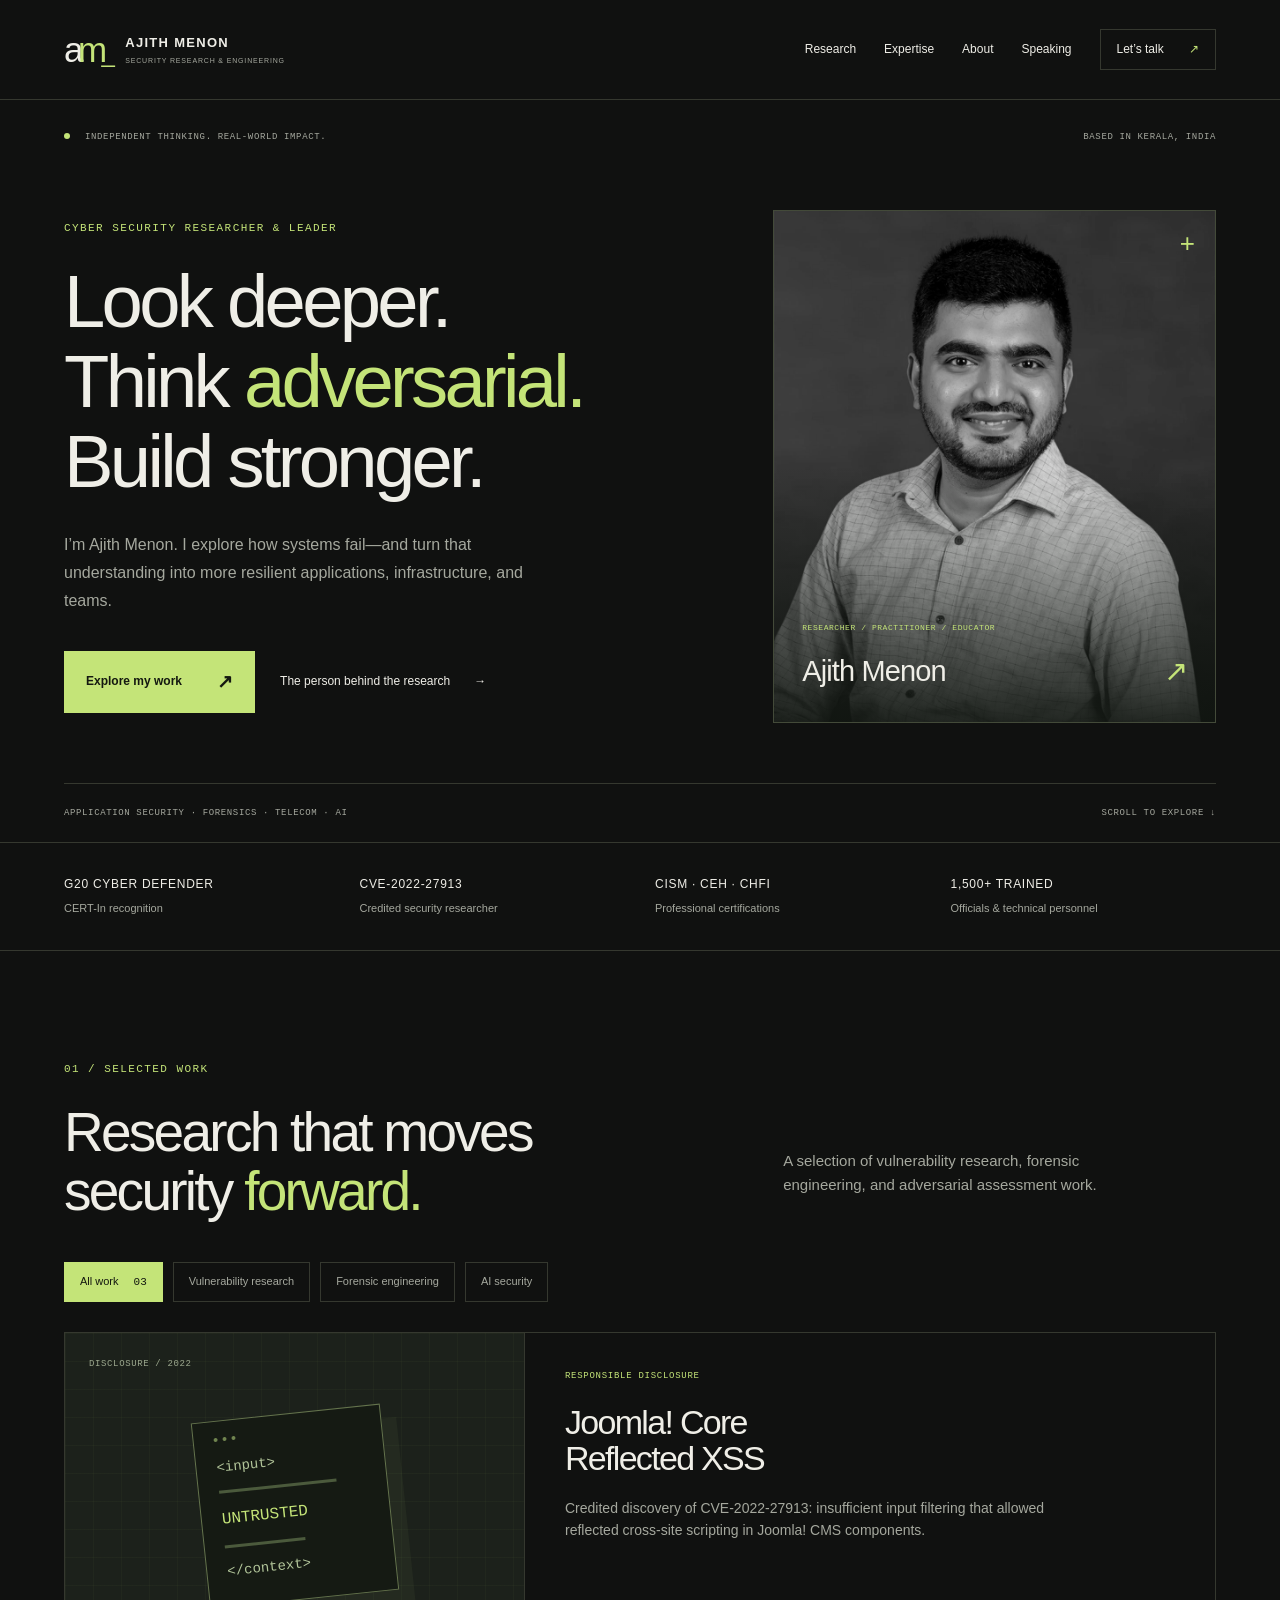
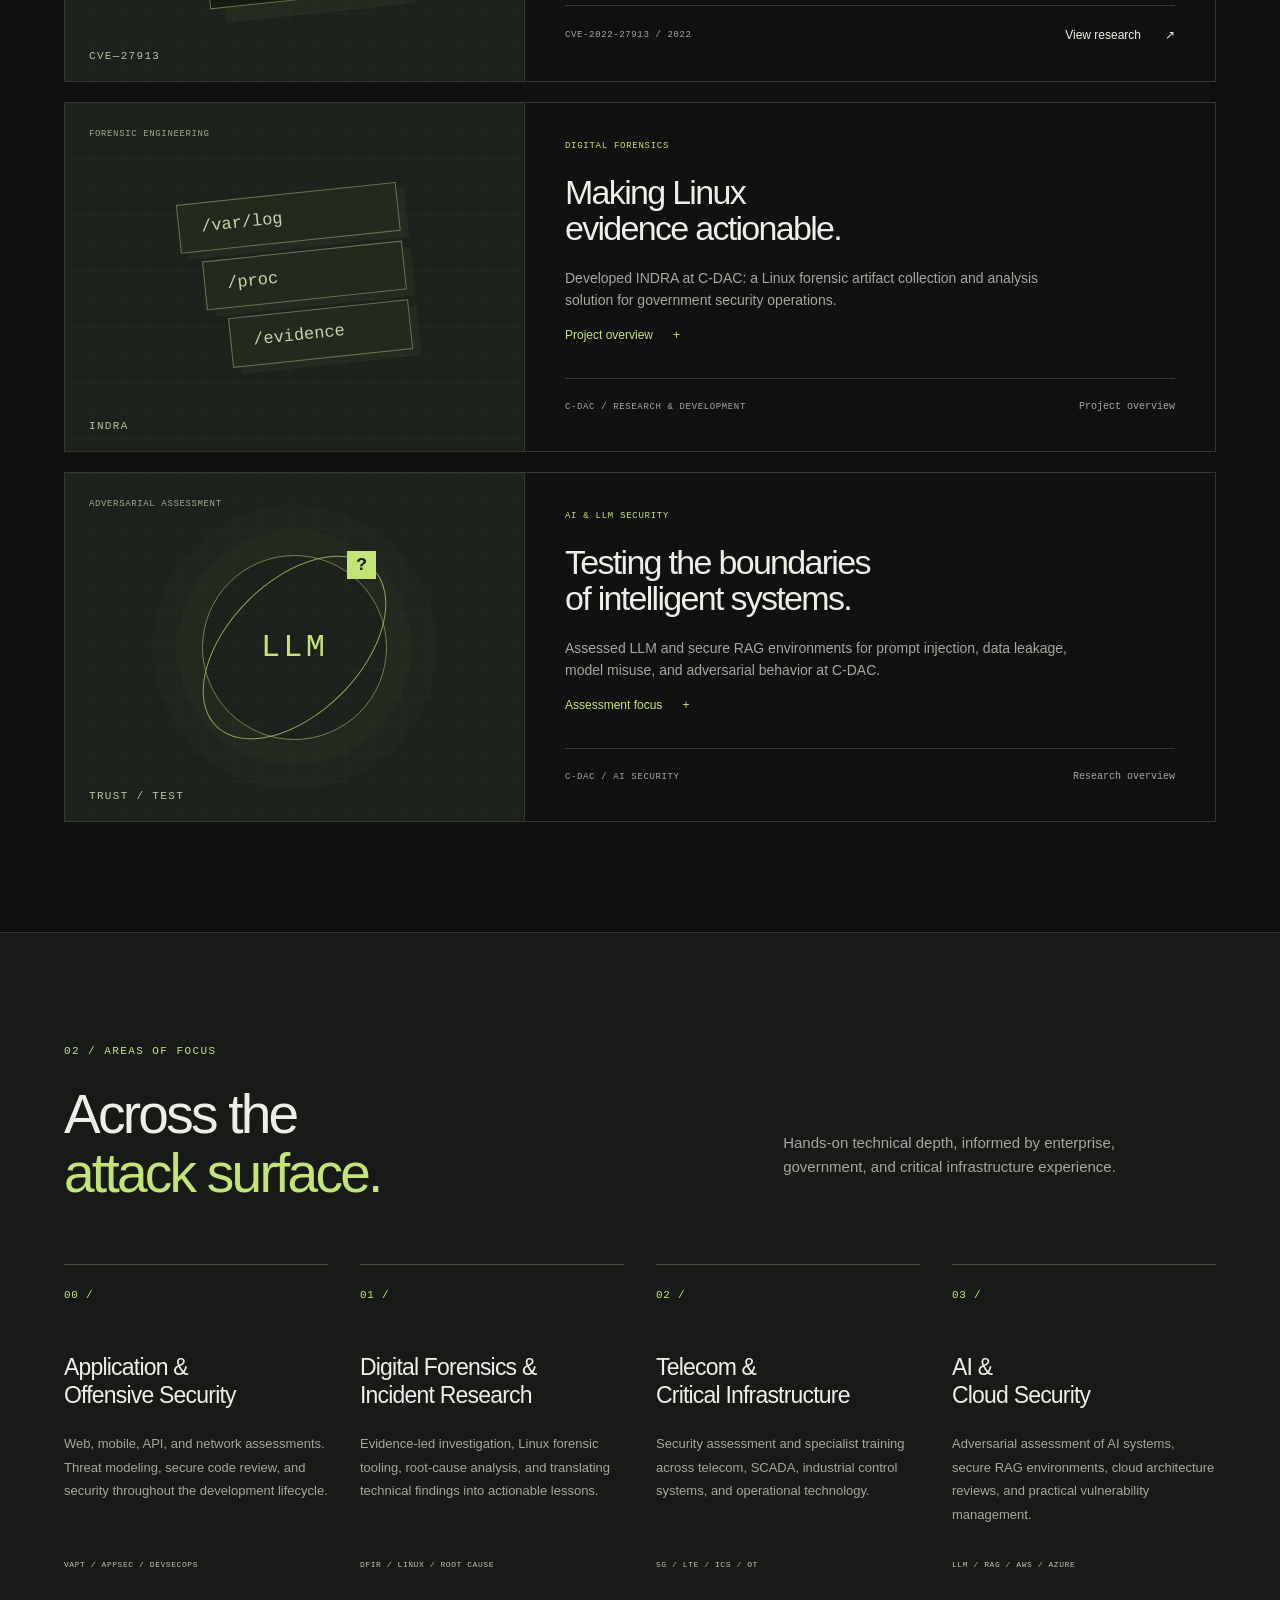
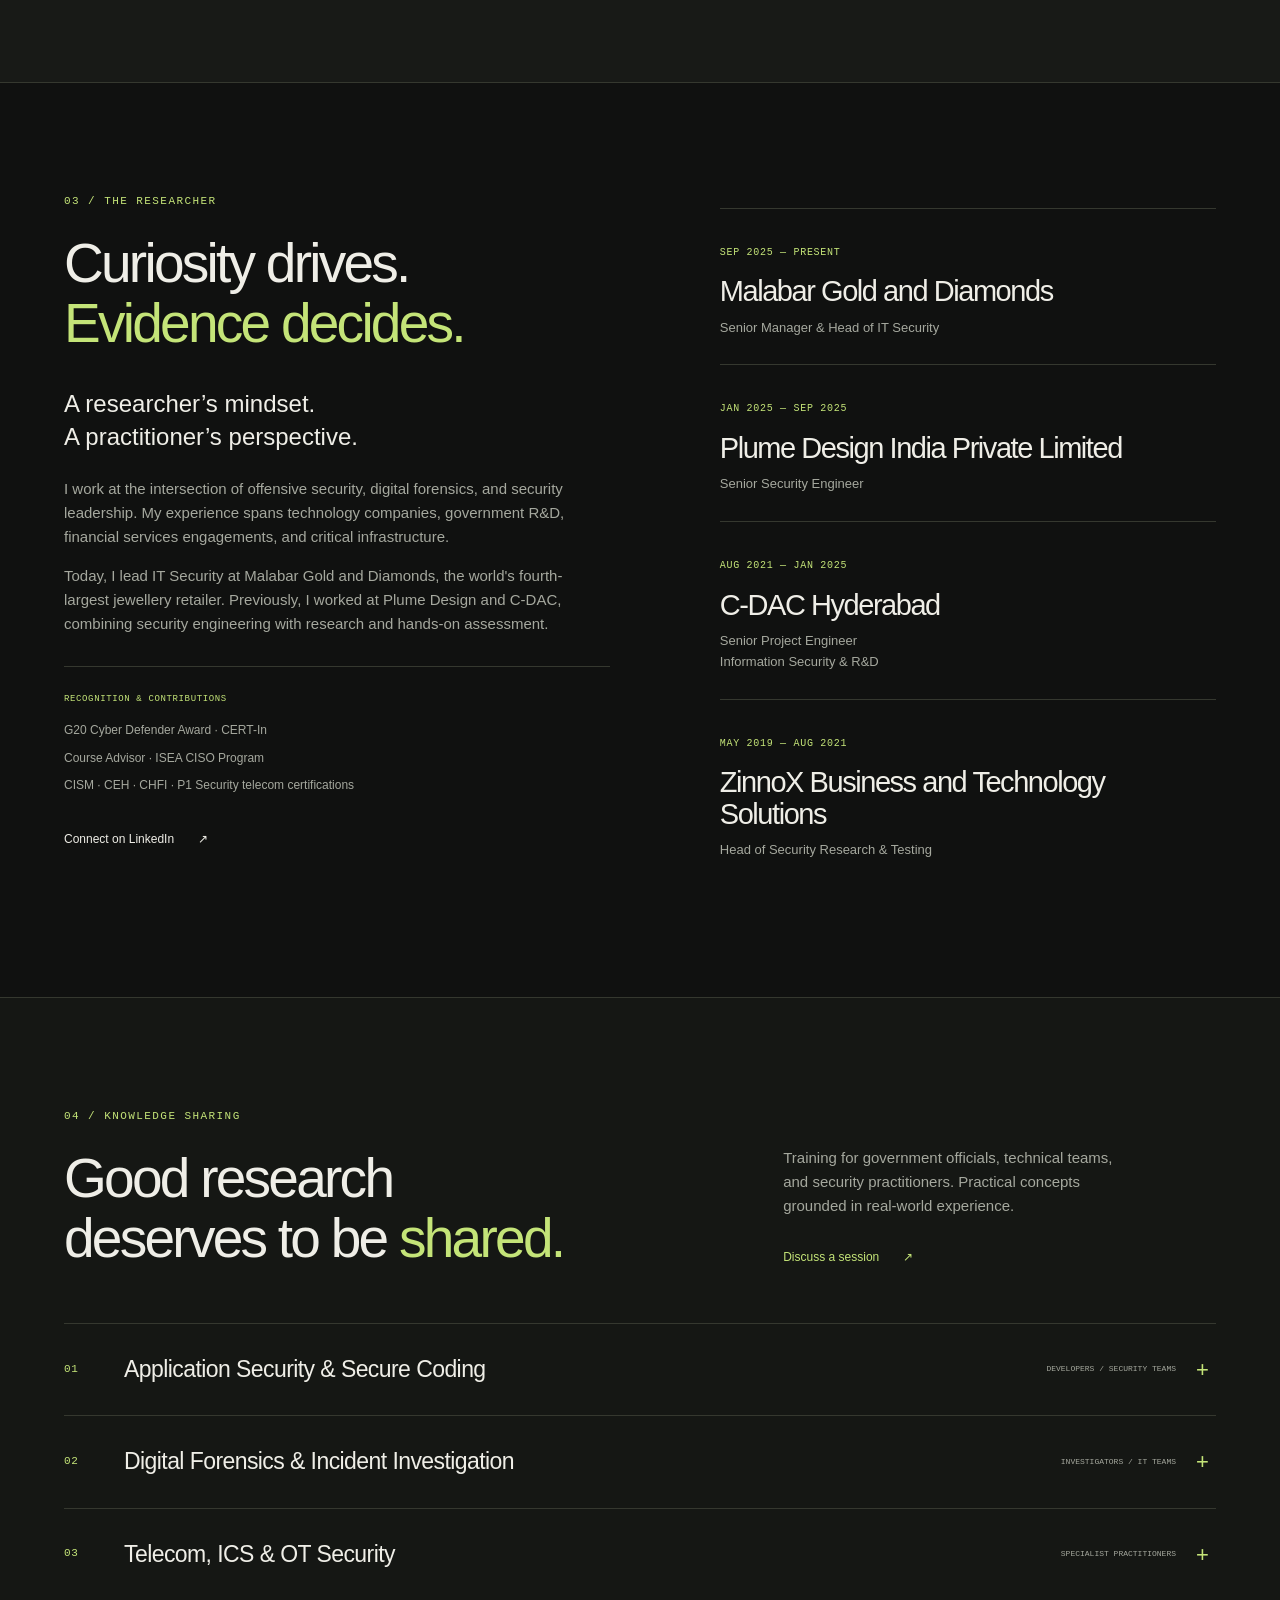
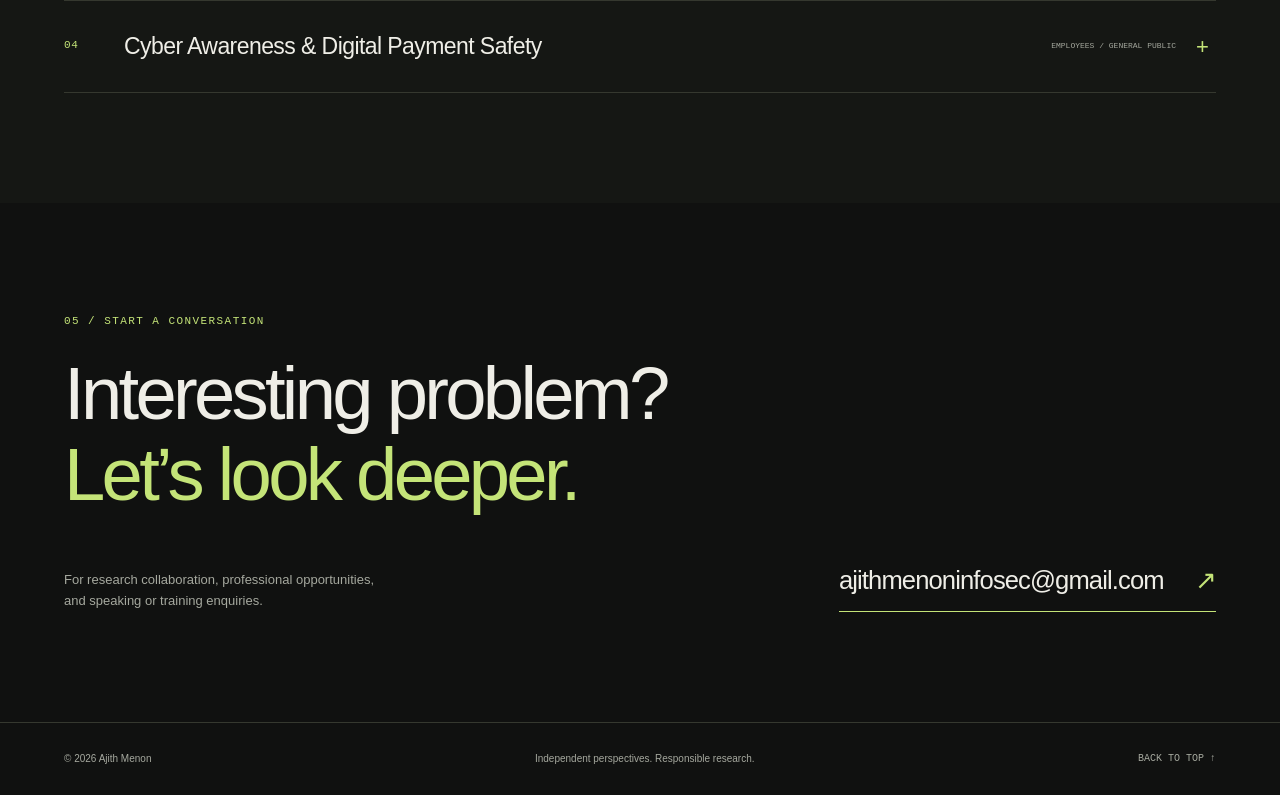
<file: index.html>
<!doctype html>
<html lang="en">
<head>
<meta charset="utf-8">
<meta http-equiv="Content-Security-Policy" content="default-src 'none'; script-src 'self'; style-src 'self'; img-src 'self'; connect-src 'none'; object-src 'none'; frame-src 'none'; base-uri 'none'; form-action 'none'">
<meta name="referrer" content="no-referrer">
<meta name="viewport" content="width=device-width, initial-scale=1">
<title>Ajith Menon — Cyber Security Researcher</title>
<meta name="description" content="Ajith Menon — cybersecurity researcher and security leader. Application security, digital forensics, telecom security, AI security, and specialist training.">
<meta name="theme-color" content="#101110"><meta property="og:type" content="website"><meta property="og:title" content="Ajith Menon — Cyber Security Researcher"><meta property="og:description" content="Research deeply. Challenge assumptions. Build stronger security."><meta property="og:image" content="assets/ajith-menon.webp">
<link rel="icon" href="assets/favicon.svg" type="image/svg+xml"><link rel="stylesheet" href="styles.css"><script src="script.js" defer></script>
</head>
<body>
<a class="skip" href="#main">Skip to content</a>
<header class="header"><a class="brand" href="./" aria-label="Ajith Menon home"><span class="brand-symbol">a<span>m</span><i>_</i></span><span>AJITH MENON<span class="brand-sub">SECURITY RESEARCH & ENGINEERING</span></span></a><button class="menu-toggle" aria-expanded="false" aria-controls="navigation">Menu <span>+</span></button><nav id="navigation" aria-label="Main navigation"><a href="#research">Research</a><a href="#expertise">Expertise</a><a href="#about">About</a><a href="#speaking">Speaking</a><a class="nav-contact" href="#contact">Let’s talk <span>↗</span></a></nav></header>
<main id="main">
<section class="hero section-shell" aria-labelledby="hero-title">
<div class="hero-top mono"><span><i class="status-dot"></i> INDEPENDENT THINKING. REAL-WORLD IMPACT.</span><span>BASED IN KERALA, INDIA</span></div>
<div class="hero-grid"><div class="hero-copy"><p class="eyebrow">CYBER SECURITY RESEARCHER & LEADER</p><h1 id="hero-title">Look deeper.<br>Think <em>adversarial.</em><br>Build stronger.</h1><p class="hero-description">I’m Ajith Menon. I explore how systems fail—and turn that understanding into more resilient applications, infrastructure, and teams.</p><div class="hero-actions"><a class="button" href="#research">Explore my work <span>↗</span></a><a class="text-link" href="#about">The person behind the research <span>→</span></a></div></div>
<figure class="portrait"><img src="assets/ajith-menon.webp" alt="Portrait of Ajith Menon" width="1000" height="1400" fetchpriority="high"><span class="portrait-cross" aria-hidden="true">+</span><figcaption><span class="mono">RESEARCHER / PRACTITIONER / EDUCATOR</span><strong>Ajith Menon<span>↗</span></strong></figcaption></figure></div>
<div class="hero-bottom mono"><span>APPLICATION SECURITY · FORENSICS · TELECOM · AI</span><a href="#research">SCROLL TO EXPLORE ↓</a></div></section>
<div class="credentials" aria-label="Professional highlights"><span>G20 CYBER DEFENDER <small>CERT-In recognition</small></span><span>CVE-2022-27913 <small>Credited security researcher</small></span><span>CISM · CEH · CHFI <small>Professional certifications</small></span><span>1,500+ TRAINED <small>Officials & technical personnel</small></span></div>
<section id="research" class="section-shell section-space"><div class="section-heading"><div><p class="eyebrow">01 / SELECTED WORK</p><h2>Research that moves<br>security <em>forward.</em></h2></div><p>A selection of vulnerability research, forensic engineering, and adversarial assessment work.</p></div>
<div class="filters" role="group" aria-label="Filter selected work"><button class="filter active" data-filter="all" aria-pressed="true">All work <span>03</span></button><button class="filter" data-filter="vulnerability" aria-pressed="false">Vulnerability research</button><button class="filter" data-filter="forensics" aria-pressed="false">Forensic engineering</button><button class="filter" data-filter="ai" aria-pressed="false">AI security</button></div>
<p class="sr-only" id="filter-status" role="status" aria-live="polite"></p>
<div class="work-list">
<article class="work-card" data-category="vulnerability"><div class="work-visual cve-art" aria-hidden="true"><span class="mono diagram-label">DISCLOSURE / 2022</span><div class="code-window"><div><i></i><i></i><i></i></div><p>&lt;input&gt;</p><span class="code-line"></span><strong>UNTRUSTED</strong><span class="code-line short"></span><p>&lt;/context&gt;</p></div><span class="visual-id">CVE—27913</span></div><div class="work-content"><span class="tag">RESPONSIBLE DISCLOSURE</span><h3>Joomla! Core<br>Reflected XSS</h3><p>Credited discovery of CVE-2022-27913: insufficient input filtering that allowed reflected cross-site scripting in Joomla! CMS components.</p><div class="work-footer"><span class="mono">CVE-2022-27913 / 2022</span><a class="text-link" href="research/joomla-cve-2022-27913.html">View research <span>↗</span></a></div></div></article>
<article class="work-card" data-category="forensics"><div class="work-visual forensic-art" aria-hidden="true"><span class="mono diagram-label">FORENSIC ENGINEERING</span><div class="artifact-stack"><span>/var/log</span><span>/proc</span><span>/evidence</span></div><span class="visual-id">INDRA</span></div><div class="work-content"><span class="tag">DIGITAL FORENSICS</span><h3>Making Linux<br>evidence actionable.</h3><p>Developed INDRA at C-DAC: a Linux forensic artifact collection and analysis solution for government security operations.</p><details><summary>Project overview <span>+</span></summary><p>Focused on collecting and analyzing Linux system artifacts to support forensic investigations. This portfolio describes the work at a high level; implementation and operational details are not published here.</p></details><div class="work-footer"><span class="mono">C-DAC / RESEARCH & DEVELOPMENT</span><span class="small muted">Project overview</span></div></div></article>
<article class="work-card" data-category="ai"><div class="work-visual ai-art" aria-hidden="true"><span class="mono diagram-label">ADVERSARIAL ASSESSMENT</span><div class="ai-orbit"><span>LLM</span><i></i><b>?</b></div><span class="visual-id">TRUST / TEST</span></div><div class="work-content"><span class="tag">AI & LLM SECURITY</span><h3>Testing the boundaries<br>of intelligent systems.</h3><p>Assessed LLM and secure RAG environments for prompt injection, data leakage, model misuse, and adversarial behavior at C-DAC.</p><details><summary>Assessment focus <span>+</span></summary><p>Research included evaluating how untrusted input can influence model behavior and examining the boundaries between retrieved content, application instructions, and sensitive information.</p></details><div class="work-footer"><span class="mono">C-DAC / AI SECURITY</span><span class="small muted">Research overview</span></div></div></article>
</div></section>
<section id="expertise" class="expertise section-space"><div class="section-shell"><div class="section-heading"><div><p class="eyebrow">02 / AREAS OF FOCUS</p><h2>Across the<br><em>attack surface.</em></h2></div><p>Hands-on technical depth, informed by enterprise, government, and critical infrastructure experience.</p></div><div class="expertise-grid"><article><span class="index mono">00 /</span><h3>Application &<br>Offensive Security</h3><p>Web, mobile, API, and network assessments. Threat modeling, secure code review, and security throughout the development lifecycle.</p><span class="mono expertise-tags">VAPT / APPSEC / DEVSECOPS</span></article><article><span class="index mono">01 /</span><h3>Digital Forensics &<br>Incident Research</h3><p>Evidence-led investigation, Linux forensic tooling, root-cause analysis, and translating technical findings into actionable lessons.</p><span class="mono expertise-tags">DFIR / LINUX / ROOT CAUSE</span></article><article><span class="index mono">02 /</span><h3>Telecom &<br>Critical Infrastructure</h3><p>Security assessment and specialist training across telecom, SCADA, industrial control systems, and operational technology.</p><span class="mono expertise-tags">5G / LTE / ICS / OT</span></article><article><span class="index mono">03 /</span><h3>AI &<br>Cloud Security</h3><p>Adversarial assessment of AI systems, secure RAG environments, cloud architecture reviews, and practical vulnerability management.</p><span class="mono expertise-tags">LLM / RAG / AWS / AZURE</span></article></div></div></section>
<section id="about" class="section-shell section-space about"><div><p class="eyebrow">03 / THE RESEARCHER</p><h2>Curiosity drives.<br><em>Evidence decides.</em></h2><p class="about-lead">A researcher’s mindset.<br>A practitioner’s perspective.</p><p>I work at the intersection of offensive security, digital forensics, and security leadership. My experience spans technology companies, government R&D, financial services engagements, and critical infrastructure.</p><p>Today, I lead IT Security at Malabar Gold and Diamonds, the world's fourth-largest jewellery retailer. Previously, I worked at Plume Design and C-DAC, combining security engineering with research and hands-on assessment.</p><div class="recognition"><span class="mono">RECOGNITION & CONTRIBUTIONS</span><p>G20 Cyber Defender Award · CERT-In</p><p>Course Advisor · ISEA CISO Program</p><p>CISM · CEH · CHFI · P1 Security telecom certifications</p></div><a class="text-link" href="https://www.linkedin.com/in/ajithmenonaji/" target="_blank" rel="noopener noreferrer">Connect on LinkedIn <span>↗</span></a></div><div class="timeline"><div><span class="mono">SEP 2025 — PRESENT</span><h3>Malabar Gold and Diamonds</h3><p>Senior Manager & Head of IT Security</p></div><div><span class="mono">JAN 2025 — SEP 2025</span><h3>Plume Design India Private Limited</h3><p>Senior Security Engineer</p></div><div><span class="mono">AUG 2021 — JAN 2025</span><h3>C-DAC Hyderabad</h3><p>Senior Project Engineer<br>Information Security & R&D</p></div><div><span class="mono">MAY 2019 — AUG 2021</span><h3>ZinnoX Business and Technology Solutions</h3><p>Head of Security Research & Testing</p></div></div></section>
<section id="speaking" class="speaking section-space"><div class="section-shell"><div class="section-heading"><div><p class="eyebrow">04 / KNOWLEDGE SHARING</p><h2>Good research<br>deserves to be <em>shared.</em></h2></div><div><p>Training for government officials, technical teams, and security practitioners. Practical concepts grounded in real-world experience.</p><a class="text-link" href="mailto:ajithmenoninfosec@gmail.com?subject=Speaking%20or%20training%20enquiry">Discuss a session <span>↗</span></a></div></div><div class="talk-list"><details><summary><span class="mono">01</span><h3>Application Security & Secure Coding</h3><span class="talk-label">DEVELOPERS / SECURITY TEAMS</span><span class="plus">+</span></summary><p>Web and mobile application assessment, vulnerability patterns, secure development practices, and practical remediation discussions.</p></details><details><summary><span class="mono">02</span><h3>Digital Forensics & Incident Investigation</h3><span class="talk-label">INVESTIGATORS / IT TEAMS</span><span class="plus">+</span></summary><p>Evidence collection, server-side artifacts, investigation workflows, and connecting technical observations to a defensible root-cause analysis.</p></details><details><summary><span class="mono">03</span><h3>Telecom, ICS & OT Security</h3><span class="talk-label">SPECIALIST PRACTITIONERS</span><span class="plus">+</span></summary><p>Telecom security and industrial environments, with attention to system context, operational constraints, and investigative techniques.</p></details><details><summary><span class="mono">04</span><h3>Cyber Awareness & Digital Payment Safety</h3><span class="talk-label">EMPLOYEES / GENERAL PUBLIC</span><span class="plus">+</span></summary><p>Recognizing social engineering, understanding digital payment fraud, and building safer everyday habits through accessible, interactive sessions.</p></details></div></div></section>
<section id="contact" class="section-shell contact section-space"><p class="eyebrow">05 / START A CONVERSATION</p><h2>Interesting problem?<br><em>Let’s look deeper.</em></h2><div class="contact-bottom"><p>For research collaboration, professional opportunities,<br>and speaking or training enquiries.</p><a class="email-link" href="mailto:ajithmenoninfosec@gmail.com">ajithmenoninfosec@gmail.com <span>↗</span></a></div></section>
</main><footer class="footer section-shell"><span>© <span id="year">2026</span> Ajith Menon</span><span>Independent perspectives. Responsible research.</span><a href="#main">BACK TO TOP ↑</a></footer>
</body></html>
</file>
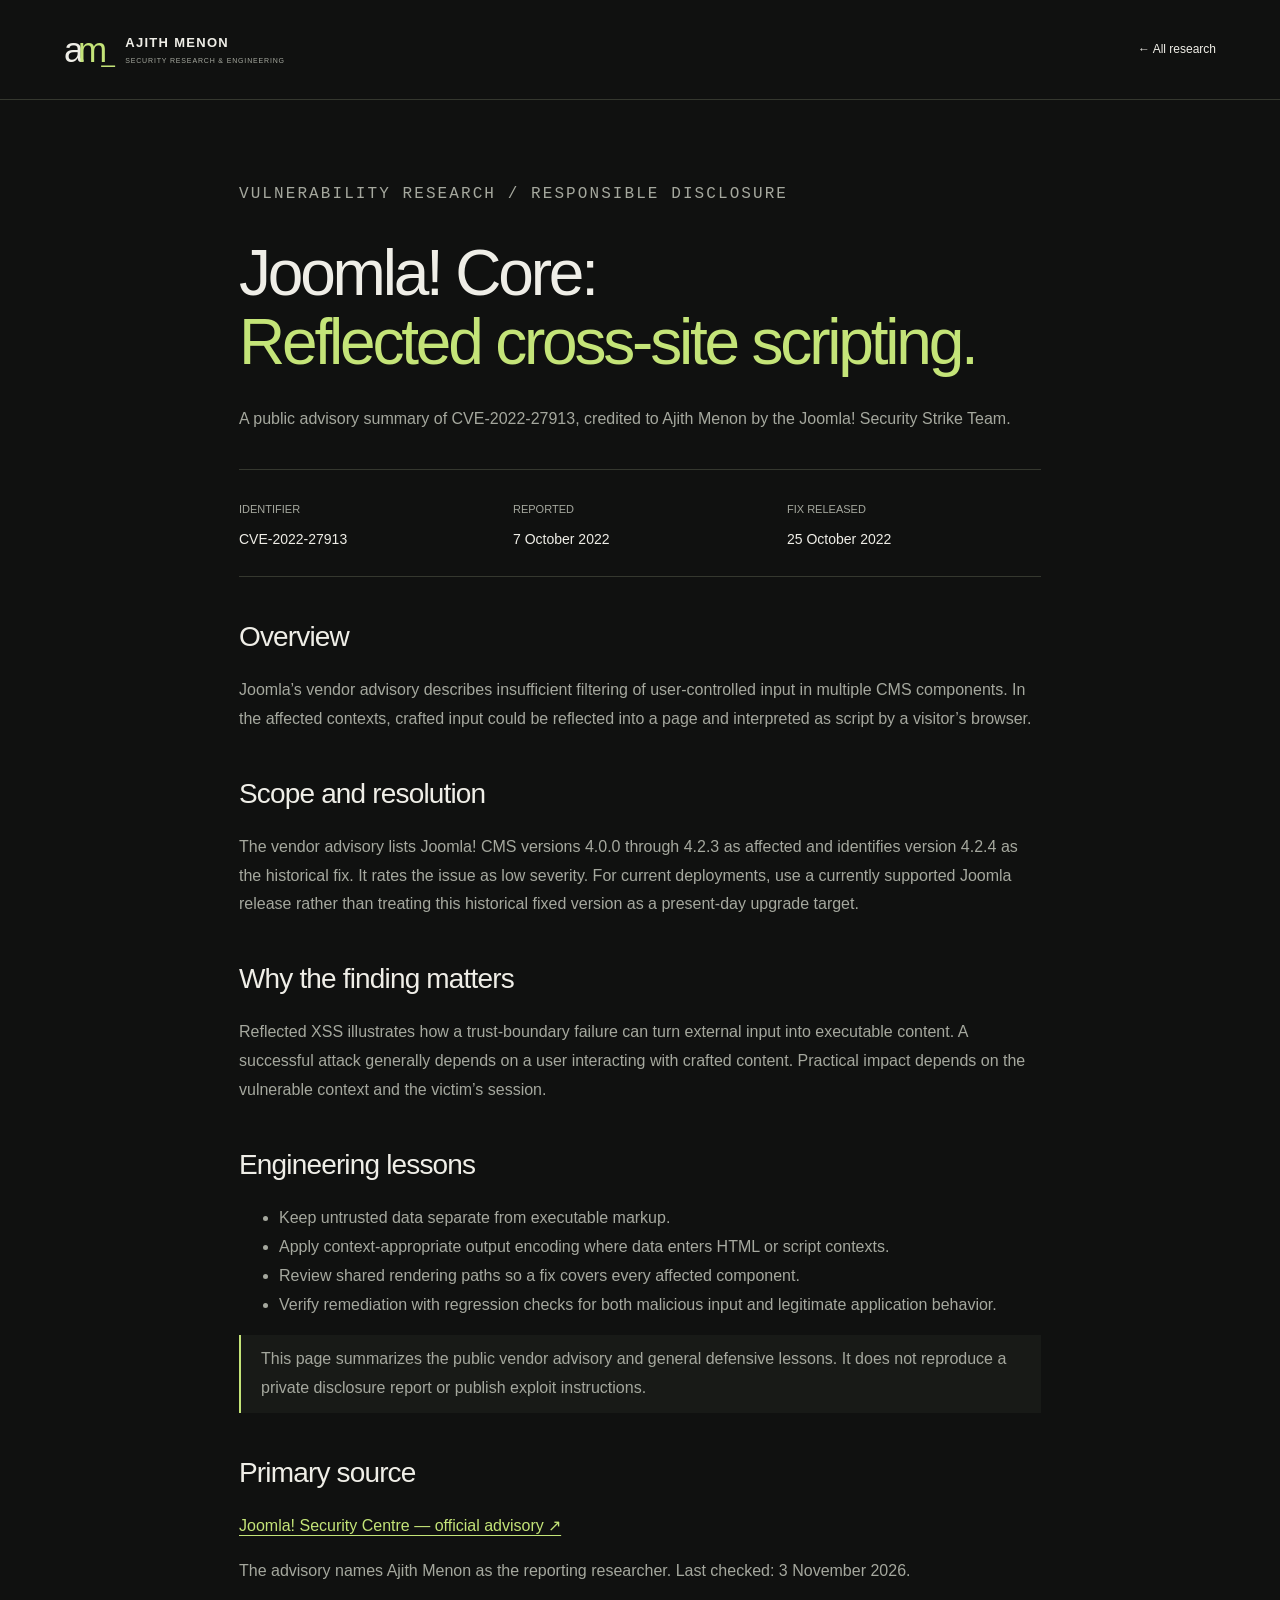
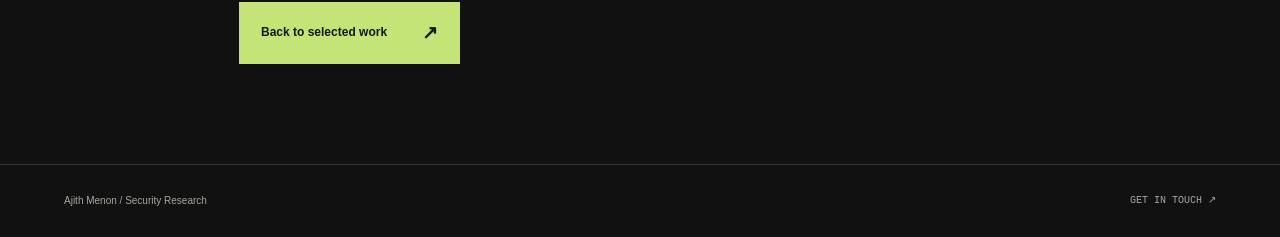
<file: research/joomla-cve-2022-27913.html>
<!doctype html><html lang="en"><head><meta charset="utf-8">
<meta http-equiv="Content-Security-Policy" content="default-src 'none'; script-src 'self'; style-src 'self'; img-src 'self'; connect-src 'none'; object-src 'none'; frame-src 'none'; base-uri 'none'; form-action 'none'">
<meta name="referrer" content="no-referrer">
<meta name="viewport" content="width=device-width,initial-scale=1"><title>CVE-2022-27913 — Ajith Menon</title><meta name="description" content="A public advisory summary of Ajith Menon’s credited Joomla! Core reflected XSS finding, CVE-2022-27913."><meta name="theme-color" content="#101110"><link rel="icon" href="../assets/favicon.svg"><link rel="stylesheet" href="../styles.css"></head><body><a class="skip" href="#main">Skip to content</a><header class="header"><a class="brand" href="../index.html"><span class="brand-symbol">a<span>m</span><i>_</i></span><span>AJITH MENON<span class="brand-sub">SECURITY RESEARCH & ENGINEERING</span></span></a><a class="text-link" href="../index.html#research">← All research</a></header><main id="main" class="section-shell article-page"><p class="eyebrow">VULNERABILITY RESEARCH / RESPONSIBLE DISCLOSURE</p><h1>Joomla! Core:<br><em>Reflected cross-site scripting.</em></h1><p>A public advisory summary of CVE-2022-27913, credited to Ajith Menon by the Joomla! Security Strike Team.</p><div class="facts"><div><span>IDENTIFIER</span><strong>CVE-2022-27913</strong></div><div><span>REPORTED</span><strong>7 October 2022</strong></div><div><span>FIX RELEASED</span><strong>25 October 2022</strong></div></div><h2>Overview</h2><p>Joomla’s vendor advisory describes insufficient filtering of user-controlled input in multiple CMS components. In the affected contexts, crafted input could be reflected into a page and interpreted as script by a visitor’s browser.</p><h2>Scope and resolution</h2><p>The vendor advisory lists Joomla! CMS versions 4.0.0 through 4.2.3 as affected and identifies version 4.2.4 as the historical fix. It rates the issue as low severity. For current deployments, use a currently supported Joomla release rather than treating this historical fixed version as a present-day upgrade target.</p><h2>Why the finding matters</h2><p>Reflected XSS illustrates how a trust-boundary failure can turn external input into executable content. A successful attack generally depends on a user interacting with crafted content. Practical impact depends on the vulnerable context and the victim’s session.</p><h2>Engineering lessons</h2><ul><li>Keep untrusted data separate from executable markup.</li><li>Apply context-appropriate output encoding where data enters HTML or script contexts.</li><li>Review shared rendering paths so a fix covers every affected component.</li><li>Verify remediation with regression checks for both malicious input and legitimate application behavior.</li></ul><p class="notice">This page summarizes the public vendor advisory and general defensive lessons. It does not reproduce a private disclosure report or publish exploit instructions.</p><h2>Primary source</h2><p><a href="https://developer.joomla.org/security-centre/886-20221002-core-reflected-xss-in-various-components.html" target="_blank" rel="noopener noreferrer">Joomla! Security Centre — official advisory ↗</a></p><p>The advisory names Ajith Menon as the reporting researcher. Last checked: 3 November 2026.</p><a class="button" href="../index.html#research">Back to selected work <span>↗</span></a></main><footer class="footer section-shell"><span>Ajith Menon / Security Research</span><a href="mailto:ajithmenoninfosec@gmail.com">GET IN TOUCH ↗</a></footer></body></html>
</file>
<file: styles.css>
:root{--bg:#101110;--surface:#181a17;--text:#efeee7;--muted:#a5a89e;--line:#35382f;--accent:#c4e478;--mono:'Courier New',monospace}*{box-sizing:border-box}html{scroll-behavior:smooth;scroll-padding-top:105px}body{margin:0;background:var(--bg);color:var(--text);font-family:Arial,Helvetica,sans-serif;line-height:1.6}a{color:inherit;text-decoration:none}button{font:inherit;cursor:pointer}button,a,summary{-webkit-tap-highlight-color:transparent}a:focus-visible,button:focus-visible,summary:focus-visible{outline:2px solid var(--accent);outline-offset:6px}::selection{background:var(--accent);color:var(--bg)}.section-shell{max-width:1400px;margin:auto;padding-left:64px;padding-right:64px}.section-space{padding-top:110px;padding-bottom:110px}.mono,.eyebrow,.tag,.small{font-family:var(--mono)}.mono{font-size:11px;letter-spacing:.07em}.eyebrow{color:var(--accent);font-size:11px;letter-spacing:.13em;margin:0 0 24px}.muted{color:var(--muted)}.small{font-size:10px}em{font-style:normal;color:var(--accent)}h1,h2,h3,p,figure{margin-top:0}h1,h2,h3{line-height:1.08;font-weight:500;letter-spacing:-.05em}h1{font-size:clamp(50px,5.8vw,86px);margin-bottom:28px}h2{font-size:clamp(38px,4.3vw,60px);margin-bottom:24px}h3{font-size:30px}p{color:var(--muted);font-size:15px}.header{height:100px;max-width:1400px;margin:auto;padding:0 64px;display:flex;align-items:center;justify-content:space-between;gap:30px;border-bottom:1px solid var(--line)}.brand{display:flex;align-items:center;gap:16px;font-size:13px;font-weight:bold;letter-spacing:.1em;line-height:1.4}.brand-symbol{font-size:35px;letter-spacing:-.16em;font-weight:500}.brand-symbol span{color:var(--accent)}.brand-symbol i{font-style:normal;font-size:24px;color:var(--accent)}.brand-sub{display:block;font-size:7px;letter-spacing:.12em;font-weight:400;color:var(--muted);margin-top:4px}.header nav{display:flex;gap:28px;align-items:center;font-size:12px}.header nav a:hover,.text-link:hover,.footer a:hover{color:var(--accent)}.nav-contact{border:1px solid var(--line);padding:10px 16px}.nav-contact span{margin-left:22px;color:var(--accent)}.menu-toggle{display:none}.hero{padding-top:30px}.hero-top,.hero-bottom{display:flex;justify-content:space-between;color:var(--muted);gap:20px}.hero-top{font-size:9px}.status-dot{display:inline-block;width:6px;height:6px;background:var(--accent);border-radius:50%;margin-right:9px}.hero-grid{display:grid;grid-template-columns:1.5fr 1fr;gap:45px;align-items:center;padding:66px 0 60px}.hero-copy{padding:10px 0}.hero-description{max-width:485px;font-size:16px;line-height:1.75}.hero-actions{display:flex;flex-wrap:wrap;align-items:center;gap:25px;margin-top:36px}.button{background:var(--accent);color:#141810;display:inline-flex;align-items:center;gap:35px;padding:16px 22px;font-size:12px;font-weight:bold;transition:background .2s}.button:hover{background:#deff91}.button span{font-size:19px}.text-link{display:inline-flex;gap:24px;align-items:center;font-size:12px}.portrait{position:relative;margin:0;align-self:stretch;min-height:460px;overflow:hidden;background:#29332c;border:1px solid #434a39}.portrait img{display:block;width:100%;height:100%;position:absolute;object-fit:cover;object-position:center 32%;filter:grayscale(100%) contrast(1.03)}.portrait:after{content:'';position:absolute;inset:0;background:linear-gradient(180deg,transparent 50%,#101510e8 100%);pointer-events:none}.portrait-cross{position:absolute;top:12px;right:20px;font-size:26px;color:var(--accent);z-index:1}.portrait figcaption{position:absolute;bottom:28px;left:28px;right:28px;z-index:1}.portrait figcaption .mono{font-size:8px;color:var(--accent)}.portrait strong{display:flex;justify-content:space-between;font-size:29px;letter-spacing:-.03em;font-weight:500;margin-top:10px}.portrait strong span{color:var(--accent)}.hero-bottom{padding:22px 0;border-top:1px solid var(--line);font-size:9px}.credentials{border-top:1px solid var(--line);border-bottom:1px solid var(--line);max-width:1400px;margin:0 auto;display:grid;grid-template-columns:repeat(4,1fr);padding:32px 64px;gap:30px}.credentials>span{font-size:12px;letter-spacing:.06em}.credentials small{display:block;color:var(--muted);font-size:11px;margin-top:6px;letter-spacing:0}.section-heading{display:grid;grid-template-columns:1.5fr 1fr;gap:70px;align-items:end;margin-bottom:40px}.section-heading>p,.section-heading>div>p:not(.eyebrow){max-width:350px;margin-bottom:25px}.section-heading h2{margin-bottom:0}.filters{display:flex;flex-wrap:wrap;gap:10px;margin-bottom:30px}.filter{border:1px solid var(--line);border-radius:0;background:transparent;padding:10px 15px;color:var(--muted);font-size:11px}.filter.active{background:var(--accent);border-color:var(--accent);color:#141810}.filter span{margin-left:12px;font-family:var(--mono)}.work-list{display:grid;gap:20px}.work-card{display:grid;grid-template-columns:1fr 1.5fr;border:1px solid var(--line);min-height:350px}.work-card[hidden]{display:none}.work-visual{position:relative;overflow:hidden;background:#1c211b;min-height:320px;display:grid;place-items:center;border-right:1px solid var(--line)}.work-visual:before{content:'';position:absolute;inset:0;background-image:linear-gradient(#c4e47808 1px,transparent 1px),linear-gradient(90deg,#c4e47808 1px,transparent 1px);background-size:28px 28px}.diagram-label{position:absolute;left:24px;top:24px;color:#9ca88e;font-size:9px}.visual-id{position:absolute;left:24px;bottom:16px;color:#b5c3a3;font-family:var(--mono);font-size:11px;letter-spacing:.12em}.code-window{width:190px;padding:16px 20px;border:1px solid #64734d;background:#151a13;transform:rotate(-6deg);box-shadow:15px 15px 0 #c4e4780c}.code-window>div{display:flex;gap:5px;margin-bottom:15px}.code-window i{display:block;width:4px;height:4px;border-radius:50%;background:#70844f}.code-window p{font-family:var(--mono);font-size:14px;color:#b2c59a;margin:8px 0}.code-window strong{font-family:var(--mono);font-size:16px;color:var(--accent);font-weight:400}.code-line{display:block;height:3px;width:80%;background:#4b5a3c;margin:12px 0}.code-line.short{width:55%}.artifact-stack{position:relative;transform:rotate(-6deg);display:grid;gap:10px}.artifact-stack span{display:block;border:1px solid #687457;padding:10px 65px 10px 22px;background:#212a1c;color:#c4d3ae;font-family:var(--mono);font-size:17px;box-shadow:8px 7px 0 #c4e4780c}.artifact-stack span:nth-child(2){margin-left:20px}.artifact-stack span:nth-child(3){margin-left:40px}.ai-orbit{width:185px;height:185px;border:1px solid #718654;border-radius:50%;position:relative;display:grid;place-items:center;box-shadow:0 0 0 25px #c4e47806,0 0 0 50px #c4e47803}.ai-orbit span{font-family:var(--mono);font-size:32px;color:var(--accent);letter-spacing:.1em}.ai-orbit i{position:absolute;inset:25px -20px;border:1px solid #90ab60;border-radius:50%;transform:rotate(-45deg)}.ai-orbit b{position:absolute;top:-5px;right:10px;background:var(--accent);color:#182012;padding:0 9px;font-family:var(--mono);font-size:18px}.work-content{padding:36px 40px;display:flex;flex-direction:column;align-items:flex-start}.tag{color:var(--accent);font-size:9px;letter-spacing:.08em;margin-bottom:20px}.work-content h3{font-size:34px;margin-bottom:20px}.work-content>p{max-width:520px;font-size:14px}.work-footer{border-top:1px solid var(--line);padding-top:20px;margin-top:auto;width:100%;display:flex;justify-content:space-between;align-items:center;gap:20px}.work-footer .mono{font-size:9px;color:var(--muted)}details{width:100%}summary{cursor:pointer;list-style:none}summary::-webkit-details-marker{display:none}.work-content details{margin-bottom:24px}.work-content summary{font-size:12px;color:var(--accent);display:flex;gap:20px}.work-content details p{font-size:13px;margin-top:12px}details[open] summary .plus,details[open] summary>span:last-child{transform:rotate(45deg)}.expertise{background:var(--surface);border-top:1px solid var(--line);border-bottom:1px solid var(--line)}.expertise-grid{display:grid;grid-template-columns:repeat(4,1fr);gap:32px;margin-top:60px}.expertise-grid article{border-top:1px solid #4b5141;padding-top:22px;display:flex;flex-direction:column}.index{color:var(--accent);margin-bottom:50px}.expertise-grid h3{font-size:23px;line-height:1.2;letter-spacing:-.035em}.expertise-grid p{font-size:13px;line-height:1.8}.expertise-tags{font-size:8px;color:#c0c6b8;margin-top:auto;padding-top:20px}.about{display:grid;grid-template-columns:1.1fr 1fr;gap:110px}.about-lead{font-size:24px;color:var(--text);margin-top:35px;line-height:1.35}.about p{max-width:520px}.recognition{border-top:1px solid var(--line);padding-top:25px;margin:30px 0}.recognition>.mono{font-size:9px;color:var(--accent);display:block;margin-bottom:15px}.recognition p{font-size:12px;margin:8px 0}.timeline{padding-top:15px}.timeline>div{border-top:1px solid var(--line);padding:28px 0 26px}.timeline .mono{color:var(--accent);font-size:10px}.timeline h3{margin:14px 0 10px;font-size:29px}.timeline p{font-size:13px;margin:0}.speaking{border-top:1px solid var(--line);background:#151714}.speaking .text-link{color:var(--accent)}.talk-list{margin-top:55px}.talk-list details{border-top:1px solid var(--line);padding:28px 0}.talk-list details:last-child{border-bottom:1px solid var(--line)}.talk-list summary{display:grid;grid-template-columns:40px 1fr 225px 20px;gap:20px;align-items:center}.talk-list .mono{color:var(--accent)}.talk-list h3{font-size:23px;margin:0;letter-spacing:-.025em}.talk-label{font-size:8px;font-family:var(--mono);color:var(--muted);text-align:right}.plus{color:var(--accent);font-size:22px;display:block;transition:transform .2s}.talk-list details>p{margin:22px 0 0 60px;max-width:700px;font-size:14px}.contact h2{font-size:clamp(45px,5.8vw,80px)}.contact-bottom{display:flex;gap:35px;align-items:end;justify-content:space-between;margin-top:45px}.contact-bottom p{font-size:13px;margin-bottom:0}.email-link{font-size:clamp(17px,2vw,27px);border-bottom:1px solid var(--accent);padding-bottom:10px;letter-spacing:-.035em}.email-link span{color:var(--accent);margin-left:25px}.footer{padding-top:28px;padding-bottom:28px;border-top:1px solid var(--line);display:flex;justify-content:space-between;gap:25px;color:var(--muted);font-size:10px}.footer a{font-family:var(--mono)}.skip{position:fixed;top:-100px;left:20px;padding:12px;background:var(--accent);color:var(--bg);z-index:100}.skip:focus{top:10px}.sr-only{position:absolute;width:1px;height:1px;padding:0;overflow:hidden;clip:rect(0,0,0,0);white-space:nowrap}.article-page{max-width:930px;padding-top:80px;padding-bottom:100px}.article-page h1{font-size:clamp(40px,5vw,65px);margin-top:30px}.article-page h2{font-size:28px;margin-top:45px;letter-spacing:-.03em}.article-page p,.article-page li{color:var(--muted);font-size:16px;line-height:1.8}.article-page a:not(.button){color:var(--accent);text-decoration:underline;text-underline-offset:4px}.article-page .facts{display:grid;grid-template-columns:repeat(3,1fr);gap:20px;border-top:1px solid var(--line);border-bottom:1px solid var(--line);padding:25px 0;margin:35px 0}.facts span{font-size:11px;color:var(--muted)}.facts strong{display:block;font-size:14px;font-weight:400;margin-top:8px}.notice{border-left:2px solid var(--accent);padding:10px 20px;background:var(--surface)}
@media(min-width:1500px){.hero-grid{padding-top:80px;padding-bottom:80px}.portrait{min-height:500px}}
@media(max-width:1100px){.section-shell{padding-left:36px;padding-right:36px}.header{padding:0 36px}.header nav{gap:18px}.hero-grid{gap:30px}.hero-actions{gap:20px}.credentials{padding:28px 36px;gap:20px}.about{gap:60px}.expertise-grid{gap:22px}.expertise-grid h3{font-size:21px}.work-content{padding:30px}.talk-list summary{grid-template-columns:30px 1fr 170px 20px;gap:15px}.talk-list h3{font-size:21px}.work-footer{flex-wrap:wrap}.section-heading{gap:45px}}
@media(max-width:760px){html{scroll-padding-top:20px}.section-shell{padding-left:24px;padding-right:24px}.section-space{padding-top:70px;padding-bottom:70px}.header{height:80px;padding:0 24px;position:relative}.brand-sub{font-size:6px}.brand-symbol{font-size:29px}.brand{font-size:11px;gap:13px}.menu-toggle{display:flex;gap:18px;color:var(--text);background:transparent;border:1px solid var(--line);padding:8px 12px;font-size:11px}.menu-toggle span{color:var(--accent)}.header nav{display:none;position:absolute;top:79px;left:0;right:0;background:#171a15;z-index:20;padding:24px;box-shadow:0 20px 30px #0007;border-bottom:1px solid var(--line)}.header nav.open{display:flex;flex-direction:column;align-items:stretch;gap:0}.header nav a{padding:13px;font-size:14px}.nav-contact{margin-top:10px}.hero{padding-top:22px}.hero-top{font-size:8px}.hero-top>span:last-child{display:none}.hero-grid{grid-template-columns:1fr;padding:36px 0;gap:35px}h1{font-size:clamp(43px,9.7vw,72px);letter-spacing:-.055em}.hero-copy{padding:0}.hero-description{font-size:15px}.eyebrow{font-size:10px}.hero-actions{margin-top:26px}.portrait{height:390px;min-height:0;max-width:100%}.portrait img{object-position:center 30%}.hero-bottom{font-size:8px}.hero-bottom>span{max-width:190px}.credentials{grid-template-columns:1fr 1fr;padding:28px 24px;gap:25px}.credentials>span{font-size:10px}.credentials small{font-size:10px}.section-heading{grid-template-columns:1fr;gap:25px;margin-bottom:30px}.section-heading>p,.section-heading>div>p:not(.eyebrow){max-width:100%;margin-bottom:0}.section-heading>div>.text-link{margin-top:20px}.filters{gap:8px}.filter{font-size:10px;padding:9px 12px}.work-card{grid-template-columns:1fr}.work-visual{min-height:260px;border-right:0;border-bottom:1px solid var(--line)}.work-content{padding:28px 24px}.work-content h3{font-size:30px}.work-footer{margin-top:14px}.expertise-grid{grid-template-columns:1fr 1fr;gap:35px 25px;margin-top:40px}.index{margin-bottom:30px}.expertise-grid h3{font-size:21px}.expertise-grid p{font-size:12px}.expertise-tags{font-size:7px}.about{grid-template-columns:1fr;gap:40px}.about-lead{font-size:22px}.timeline{padding-top:0}.talk-list{margin-top:35px}.talk-list summary{grid-template-columns:24px 1fr 18px;gap:14px}.talk-label{display:none}.talk-list h3{font-size:20px;line-height:1.25}.talk-list details>p{margin-left:38px;font-size:13px}.contact-bottom{display:block;margin-top:30px}.contact-bottom p{margin-bottom:28px}.email-link{font-size:clamp(15px,4.6vw,23px)}.email-link span{margin-left:10px}.footer{flex-wrap:wrap;gap:14px;font-size:9px}.footer>span:nth-child(2){order:3;flex-basis:100%}.article-page .facts{grid-template-columns:1fr}.article-page p,.article-page li{font-size:15px}}
@media(prefers-reduced-motion:reduce){html{scroll-behavior:auto}*,*:before,*:after{transition:none!important}}
</file>
